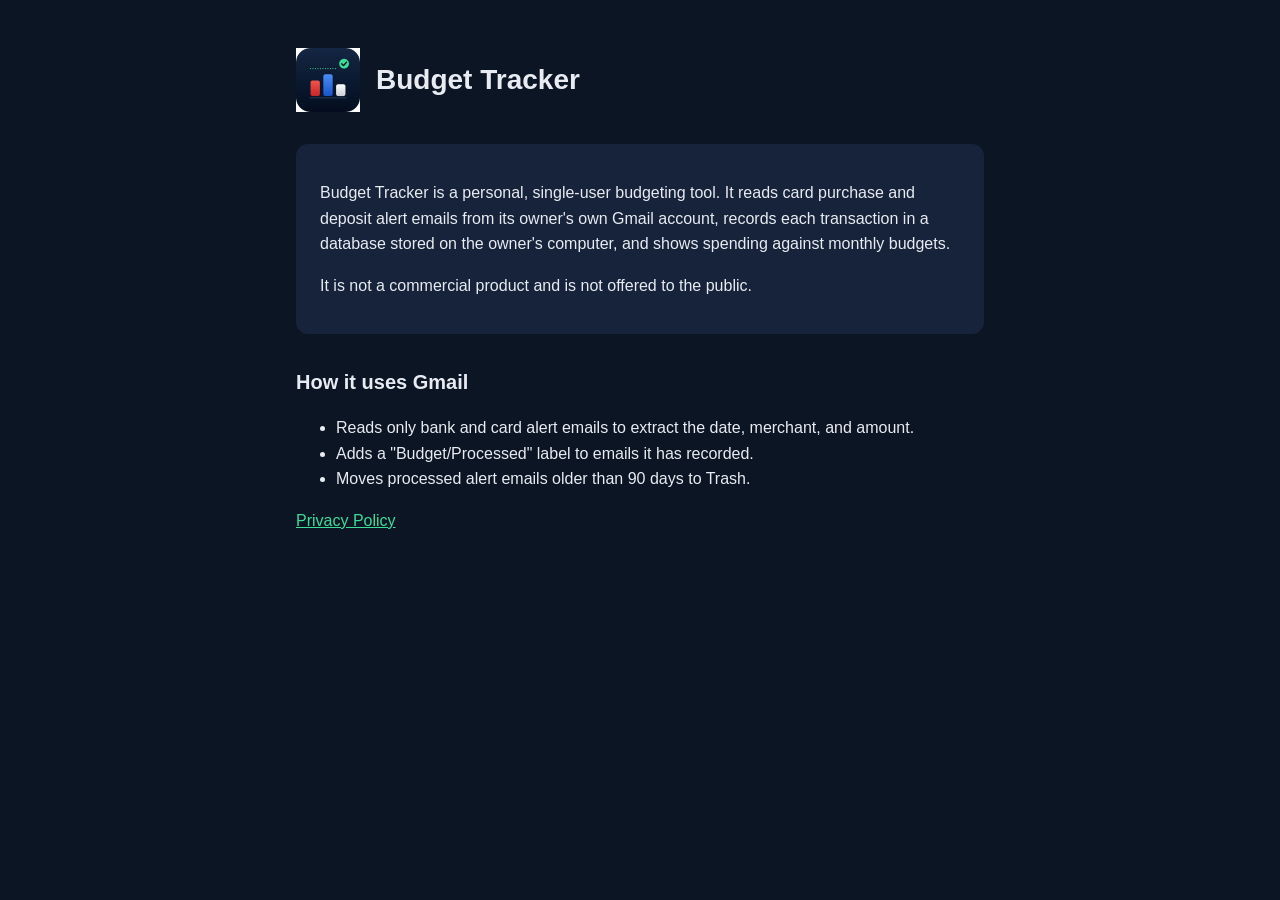
<file: index.html>
<!doctype html>
<html lang="en">
<head>
  <meta charset="utf-8">
  <meta name="viewport" content="width=device-width, initial-scale=1">
  <title>Budget Tracker</title>
  <link rel="stylesheet" href="style.css">
</head>
<body>
<main>
  <header>
    <img src="logo.png" alt="Budget Tracker logo">
    <h1>Budget Tracker</h1>
  </header>
  <div class="card">
    <p>Budget Tracker is a personal, single-user budgeting tool. It reads card purchase and
    deposit alert emails from its owner's own Gmail account, records each transaction in a
    database stored on the owner's computer, and shows spending against monthly budgets.</p>
    <p>It is not a commercial product and is not offered to the public.</p>
  </div>
  <h2>How it uses Gmail</h2>
  <ul>
    <li>Reads only bank and card alert emails to extract the date, merchant, and amount.</li>
    <li>Adds a "Budget/Processed" label to emails it has recorded.</li>
    <li>Moves processed alert emails older than 90 days to Trash.</li>
  </ul>
  <p><a href="privacy.html">Privacy Policy</a></p>
</main>
</body>
</html>
</file>
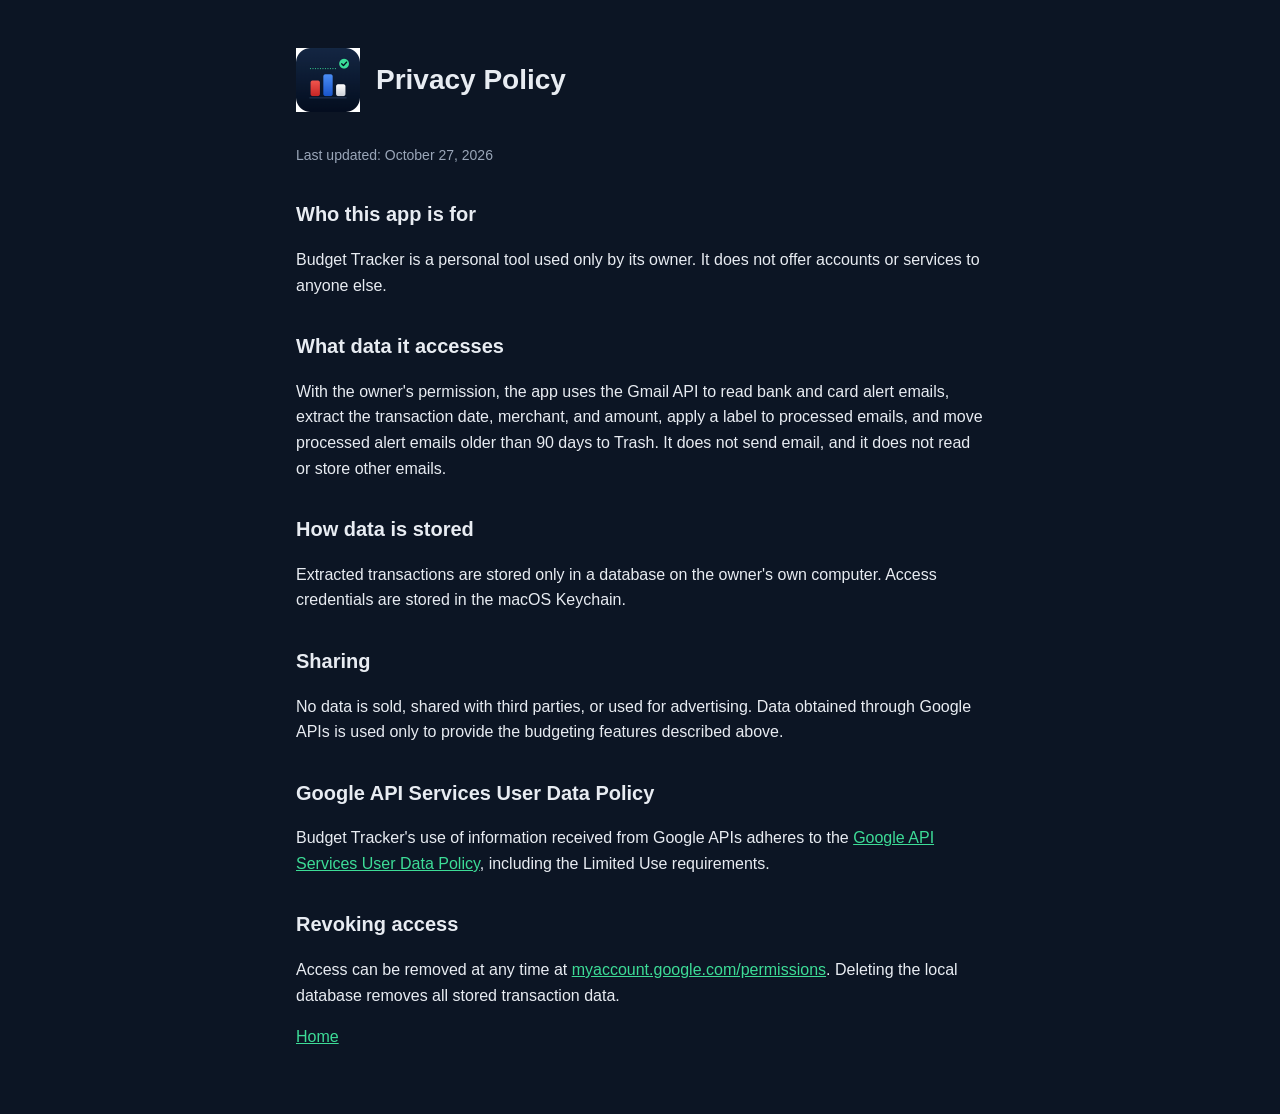
<file: privacy.html>
<!doctype html>
<html lang="en">
<head>
  <meta charset="utf-8">
  <meta name="viewport" content="width=device-width, initial-scale=1">
  <title>Privacy Policy</title>
  <link rel="stylesheet" href="style.css">
</head>
<body>
<main>
  <header>
    <img src="logo.png" alt="Budget Tracker logo">
    <h1>Privacy Policy</h1>
  </header>
  <p class="muted">Last updated: October 27, 2026</p>

  <h2>Who this app is for</h2>
  <p>Budget Tracker is a personal tool used only by its owner. It does not offer accounts or
  services to anyone else.</p>

  <h2>What data it accesses</h2>
  <p>With the owner's permission, the app uses the Gmail API to read bank and card alert
  emails, extract the transaction date, merchant, and amount, apply a label to processed
  emails, and move processed alert emails older than 90 days to Trash.
  It does not send email, and it does not read or store other emails.</p>

  <h2>How data is stored</h2>
  <p>Extracted transactions are stored only in a database on the owner's own computer.
  Access credentials are stored in the macOS Keychain.</p>

  <h2>Sharing</h2>
  <p>No data is sold, shared with third parties, or used for advertising. Data obtained
  through Google APIs is used only to provide the budgeting features described above.</p>

  <h2>Google API Services User Data Policy</h2>
  <p>Budget Tracker's use of information received from Google APIs adheres to the
  <a href="https://developers.google.com/terms/api-services-user-data-policy">Google API
  Services User Data Policy</a>, including the Limited Use requirements.</p>

  <h2>Revoking access</h2>
  <p>Access can be removed at any time at
  <a href="https://myaccount.google.com/permissions">myaccount.google.com/permissions</a>.
  Deleting the local database removes all stored transaction data.</p>

  <p><a href="index.html">Home</a></p>
</main>
</body>
</html>
</file>
<file: style.css>
:root { --bg:#0C1524; --card:#16233A; --text:#E8ECF2; --muted:#9AA6B8; --accent:#3DDC97; }
* { box-sizing: border-box; }
body { margin:0; background:var(--bg); color:var(--text); font:16px/1.6 -apple-system, BlinkMacSystemFont, "Segoe UI", Roboto, sans-serif; }
main { max-width:720px; margin:0 auto; padding:48px 16px; }
header { display:flex; align-items:center; gap:16px; margin-bottom:32px; }
header img { width:64px; height:64px; }
h1 { margin:0; font-size:28px; }
h2 { margin-top:32px; font-size:20px; }
a { color:var(--accent); }
.card { background:var(--card); border-radius:12px; padding:20px 24px; }
.muted { color:var(--muted); font-size:14px; }
</file>
